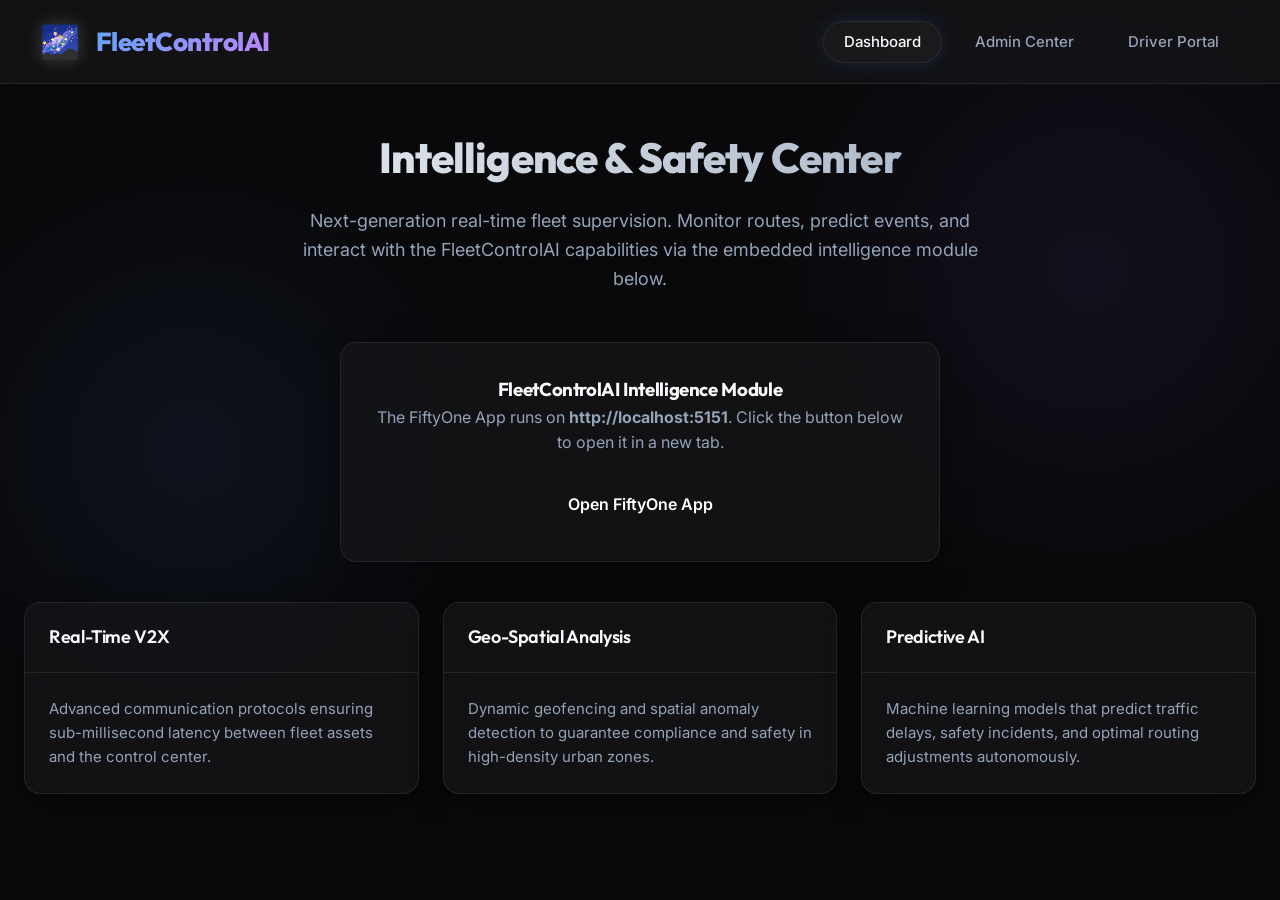
<file: src/index.html>
<!DOCTYPE html>
<html lang="en">
<head>
    <meta charset="UTF-8">
    <meta name="viewport" content="width=device-width, initial-scale=1.0">
    <title>FleetControlAI - Intelligence Dashboard</title>
    <link rel="stylesheet" href="css/style.css">
</head>
<body>
    <nav class="navbar">
        <div class="nav-brand">
            <span class="nav-logo">🌌</span>
            <h1>FleetControlAI</h1>
        </div>
        <div class="nav-links">
            <a href="index.html" class="nav-link active">Dashboard</a>
            <a href="admin.html" class="nav-link">Admin Center</a>
            <a href="driver.html" class="nav-link">Driver Portal</a>
        </div>
    </nav>

    <main class="dashboard">
        <section class="hero" style="animation: fadeInDown 0.8s ease-out;">
            <h2>Intelligence & Safety Center</h2>
            <p class="hero-desc">
                Next-generation real-time fleet supervision. Monitor routes, predict events, and interact with the FleetControlAI capabilities via the embedded intelligence module below.
            </p>
        </section>

        <!-- FiftyOne App Link -->
        <div class="fo-container" style="animation: fadeInUp 0.8s ease-out 0.2s both;">
            <div class="card" style="text-align: center; padding: 2rem;">
                <h3>FleetControlAI Intelligence Module</h3>
                <p style="color: var(--text-secondary); margin-bottom: 1.5rem;">The FiftyOne App runs on <strong>http://localhost:5151</strong>. Click the button below to open it in a new tab.</p>
                <a href="http://localhost:5151" target="_blank" class="btn btn-primary" style="display: inline-block; padding: 0.75rem 1.5rem; background: var(--primary); color: white; text-decoration: none; border-radius: 8px; font-weight: 600;">Open FiftyOne App</a>
            </div>
        </div>

        <section class="grid-3col" style="animation: fadeInUp 0.8s ease-out 0.4s both;">
            <div class="card">
                <div class="card-header">
                    <h3>Real-Time V2X</h3>
                </div>
                <div class="card-body">
                    <p style="color: var(--text-secondary); font-size: 15px;">Advanced communication protocols ensuring sub-millisecond latency between fleet assets and the control center.</p>
                </div>
            </div>

            <div class="card">
                <div class="card-header">
                    <h3>Geo-Spatial Analysis</h3>
                </div>
                <div class="card-body">
                    <p style="color: var(--text-secondary); font-size: 15px;">Dynamic geofencing and spatial anomaly detection to guarantee compliance and safety in high-density urban zones.</p>
                </div>
            </div>

            <div class="card">
                <div class="card-header">
                    <h3>Predictive AI</h3>
                </div>
                <div class="card-body">
                    <p style="color: var(--text-secondary); font-size: 15px;">Machine learning models that predict traffic delays, safety incidents, and optimal routing adjustments autonomously.</p>
                </div>
            </div>
        </section>
    </main>
</body>
</html>
</file>
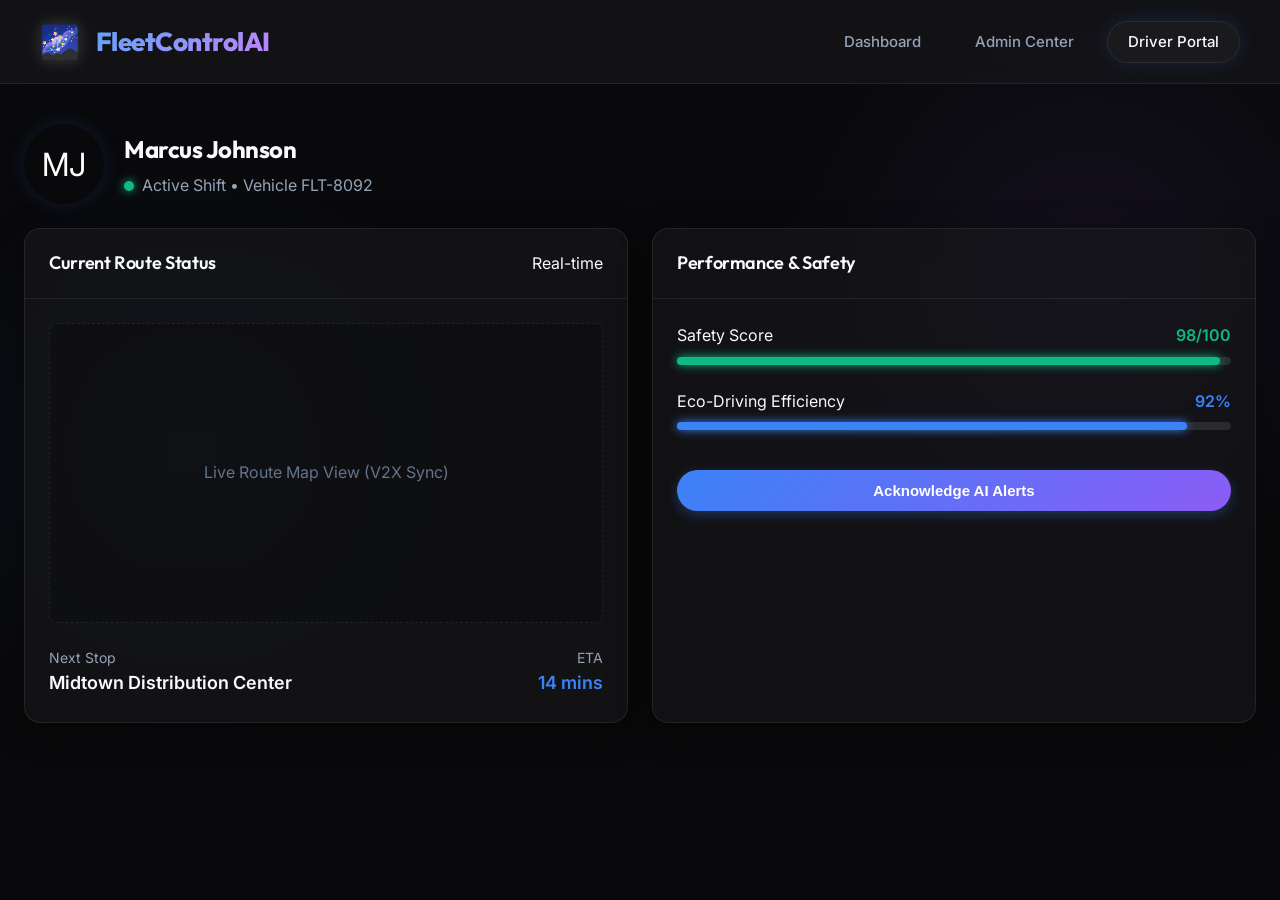
<file: src/driver.html>
<!DOCTYPE html>
<html lang="en">
<head>
    <meta charset="UTF-8">
    <meta name="viewport" content="width=device-width, initial-scale=1.0">
    <title>FleetControlAI - Driver Portal</title>
    <link rel="stylesheet" href="css/style.css">
    <style>
        .driver-profile {
            display: flex;
            align-items: center;
            gap: 20px;
            margin-bottom: 24px;
        }
        .driver-avatar {
            width: 80px;
            height: 80px;
            border-radius: 50%;
            background: linear-gradient(135deg, var(--accent-primary), var(--accent-purple));
            display: flex;
            align-items: center;
            justify-content: center;
            font-size: 32px;
            color: white;
            box-shadow: var(--shadow-glow);
        }
        .driver-info h2 {
            font-size: 24px;
            margin-bottom: 4px;
        }
        .driver-info p {
            color: var(--text-secondary);
        }
        .status-indicator {
            display: inline-block;
            width: 10px;
            height: 10px;
            border-radius: 50%;
            background: var(--accent-success);
            margin-right: 8px;
            box-shadow: 0 0 10px var(--accent-success);
        }
        
        .route-map-placeholder {
            height: 300px;
            border-radius: var(--radius-sm);
            background: rgba(0, 0, 0, 0.2);
            border: 1px dashed var(--border-light);
            display: flex;
            align-items: center;
            justify-content: center;
            color: var(--text-muted);
            margin-bottom: 24px;
        }
    </style>
</head>
<body>
    <nav class="navbar">
        <div class="nav-brand">
            <span class="nav-logo">🌌</span>
            <h1>FleetControlAI</h1>
        </div>
        <div class="nav-links">
            <a href="index.html" class="nav-link">Dashboard</a>
            <a href="admin.html" class="nav-link">Admin Center</a>
            <a href="driver.html" class="nav-link active">Driver Portal</a>
        </div>
    </nav>

    <main class="dashboard">
        <div class="driver-profile" style="animation: fadeInDown 0.6s ease-out;">
            <div class="driver-avatar">MJ</div>
            <div class="driver-info">
                <h2>Marcus Johnson</h2>
                <p><span class="status-indicator"></span>Active Shift • Vehicle FLT-8092</p>
            </div>
        </div>

        <div class="grid-2col" style="animation: fadeInUp 0.6s ease-out 0.1s both;">
            <div class="card">
                <div class="card-header">
                    <h3>Current Route Status</h3>
                    <span class="card-rubric">Real-time</span>
                </div>
                <div class="card-body">
                    <div class="route-map-placeholder">
                        Live Route Map View (V2X Sync)
                    </div>
                    <div style="display: flex; justify-content: space-between; align-items: center;">
                        <div>
                            <p style="color: var(--text-secondary); font-size: 14px;">Next Stop</p>
                            <p style="font-weight: 600; font-size: 18px;">Midtown Distribution Center</p>
                        </div>
                        <div style="text-align: right;">
                            <p style="color: var(--text-secondary); font-size: 14px;">ETA</p>
                            <p style="font-weight: 600; font-size: 18px; color: var(--accent-primary);">14 mins</p>
                        </div>
                    </div>
                </div>
            </div>

            <div class="card">
                <div class="card-header">
                    <h3>Performance & Safety</h3>
                </div>
                <div class="card-body">
                    <div style="margin-bottom: 24px;">
                        <div style="display: flex; justify-content: space-between; margin-bottom: 8px;">
                            <span>Safety Score</span>
                            <span style="color: var(--accent-success); font-weight: 600;">98/100</span>
                        </div>
                        <div style="width: 100%; height: 8px; background: rgba(255,255,255,0.1); border-radius: 4px;">
                            <div style="width: 98%; height: 100%; background: var(--accent-success); border-radius: 4px; box-shadow: 0 0 10px var(--accent-success);"></div>
                        </div>
                    </div>
                    
                    <div style="margin-bottom: 24px;">
                        <div style="display: flex; justify-content: space-between; margin-bottom: 8px;">
                            <span>Eco-Driving Efficiency</span>
                            <span style="color: var(--accent-primary); font-weight: 600;">92%</span>
                        </div>
                        <div style="width: 100%; height: 8px; background: rgba(255,255,255,0.1); border-radius: 4px;">
                            <div style="width: 92%; height: 100%; background: var(--accent-primary); border-radius: 4px; box-shadow: 0 0 10px var(--accent-primary);"></div>
                        </div>
                    </div>

                    <div style="margin-top: 40px; text-align: center;">
                        <button class="panel-btn" style="width: 100%;">Acknowledge AI Alerts</button>
                    </div>
                </div>
            </div>
        </div>
    </main>
</body>
</html>
</file>
<file: src/css/style.css>
@import url('https://fonts.googleapis.com/css2?family=Inter:wght@300;400;500;600;700&family=Outfit:wght@400;500;600;700;800&display=swap');

:root {
    --bg-base: #09090b;
    --bg-surface: rgba(24, 24, 27, 0.65);
    --bg-panel: rgba(39, 39, 42, 0.4);
    --text-primary: #f8fafc;
    --text-secondary: #94a3b8;
    --text-muted: #64748b;
    
    --accent-primary: #3b82f6;
    --accent-primary-glow: rgba(59, 130, 246, 0.5);
    --accent-secondary: #8b5cf6;
    --accent-success: #10b981;
    --accent-warning: #f59e0b;
    --accent-danger: #ef4444;
    
    --border-light: rgba(255, 255, 255, 0.08);
    --border-highlight: rgba(255, 255, 255, 0.15);
    
    --radius-sm: 8px;
    --radius-md: 16px;
    --radius-lg: 24px;
    --radius-full: 9999px;
    
    --shadow-glow: 0 0 20px rgba(59, 130, 246, 0.15);
    --shadow-glass: 0 8px 32px 0 rgba(0, 0, 0, 0.37);
    
    --transition-fast: 0.2s cubic-bezier(0.4, 0, 0.2, 1);
    --transition-smooth: 0.4s cubic-bezier(0.4, 0, 0.2, 1);
}

* { margin: 0; padding: 0; box-sizing: border-box; }

body {
    font-family: 'Inter', sans-serif;
    background-color: var(--bg-base);
    background-image: 
        radial-gradient(circle at 15% 50%, rgba(59, 130, 246, 0.08), transparent 25%),
        radial-gradient(circle at 85% 30%, rgba(139, 92, 246, 0.08), transparent 25%);
    color: var(--text-primary);
    line-height: 1.6;
    min-height: 100vh;
    overflow-x: hidden;
}

h1, h2, h3, h4, h5, h6 {
    font-family: 'Outfit', sans-serif;
    letter-spacing: -0.02em;
}

.navbar {
    background: var(--bg-surface);
    backdrop-filter: blur(12px);
    -webkit-backdrop-filter: blur(12px);
    border-bottom: 1px solid var(--border-light);
    padding: 16px 40px;
    display: flex;
    align-items: center;
    justify-content: space-between;
    position: sticky;
    top: 0;
    z-index: 100;
}

.nav-brand {
    display: flex;
    align-items: center;
    gap: 16px;
}

.nav-logo { 
    font-size: 32px; 
    filter: drop-shadow(0 0 8px rgba(255,255,255,0.2));
}

.nav-brand h1 {
    font-size: 26px;
    font-weight: 800;
    background: linear-gradient(135deg, #60a5fa, #c084fc);
    -webkit-background-clip: text;
    -webkit-text-fill-color: transparent;
}

.nav-links {
    display: flex;
    gap: 12px;
}

.nav-link {
    color: var(--text-secondary);
    text-decoration: none;
    font-weight: 500;
    padding: 8px 20px;
    border-radius: var(--radius-full);
    transition: var(--transition-fast);
    font-size: 15px;
    border: 1px solid transparent;
}

.nav-link:hover {
    color: var(--text-primary);
    background: rgba(255, 255, 255, 0.05);
}

.nav-link.active {
    color: var(--text-primary);
    background: var(--bg-panel);
    border-color: var(--border-light);
    box-shadow: var(--shadow-glow);
}

.dashboard {
    max-width: 1400px;
    margin: 0 auto;
    padding: 40px 24px;
}

.hero {
    text-align: center;
    margin-bottom: 48px;
    animation: fadeInDown 0.8s ease-out;
}

.hero h2 {
    font-size: 42px;
    font-weight: 800;
    margin-bottom: 16px;
    background: linear-gradient(to right, #f8fafc, #94a3b8);
    -webkit-background-clip: text;
    -webkit-text-fill-color: transparent;
}

.hero-desc {
    color: var(--text-secondary);
    font-size: 18px;
    max-width: 700px;
    margin: 0 auto 32px;
}

/* Glassmorphism Cards */
.card {
    background: var(--bg-surface);
    backdrop-filter: blur(16px);
    -webkit-backdrop-filter: blur(16px);
    border: 1px solid var(--border-light);
    border-radius: var(--radius-md);
    overflow: hidden;
    transition: var(--transition-smooth);
    box-shadow: var(--shadow-glass);
    display: flex;
    flex-direction: column;
}

.card:hover { 
    border-color: var(--border-highlight); 
    transform: translateY(-4px);
    box-shadow: 0 12px 40px 0 rgba(0, 0, 0, 0.45), 0 0 20px rgba(59, 130, 246, 0.1);
}

.card-header {
    padding: 20px 24px;
    border-bottom: 1px solid var(--border-light);
    display: flex;
    align-items: center;
    justify-content: space-between;
}

.card-header h3 {
    font-size: 18px;
    font-weight: 600;
}

.card-body {
    padding: 24px;
    flex-grow: 1;
}

/* FiftyOne Link Container */
.fo-container {
    width: 100%;
    max-width: 600px;
    margin: 0 auto 40px;
    padding: 0;
    background: transparent;
    border: none;
    box-shadow: none;
}

.fo-iframe {
    width: 100%;
    height: 100%;
    border: none;
}

/* Grids */
.grid-2col {
    display: grid;
    grid-template-columns: repeat(auto-fit, minmax(400px, 1fr));
    gap: 24px;
    margin-bottom: 24px;
}

.grid-3col {
    display: grid;
    grid-template-columns: repeat(auto-fit, minmax(300px, 1fr));
    gap: 24px;
    margin-bottom: 24px;
}

/* Animations */
@keyframes fadeInDown {
    from { opacity: 0; transform: translateY(-20px); }
    to { opacity: 1; transform: translateY(0); }
}

@keyframes fadeInUp {
    from { opacity: 0; transform: translateY(20px); }
    to { opacity: 1; transform: translateY(0); }
}

@keyframes pulse-glow {
    0% { box-shadow: 0 0 0 0 rgba(59, 130, 246, 0.4); }
    70% { box-shadow: 0 0 0 10px rgba(59, 130, 246, 0); }
    100% { box-shadow: 0 0 0 0 rgba(59, 130, 246, 0); }
}

/* Stats */
.stat-item {
    padding: 16px;
    border-radius: var(--radius-sm);
    background: rgba(255, 255, 255, 0.02);
    border: 1px solid var(--border-light);
    display: flex;
    flex-direction: column;
    gap: 8px;
}

.stat-value {
    font-size: 32px;
    font-weight: 800;
    font-family: 'Outfit', sans-serif;
    color: var(--accent-primary);
}

.stat-label {
    font-size: 14px;
    color: var(--text-secondary);
    text-transform: uppercase;
    letter-spacing: 0.05em;
}

/* Specific elements for Admin and Driver panels */
.panel-btn {
    background: linear-gradient(135deg, var(--accent-primary), var(--accent-secondary));
    color: white;
    border: none;
    padding: 12px 24px;
    border-radius: var(--radius-full);
    font-weight: 600;
    font-size: 15px;
    cursor: pointer;
    transition: var(--transition-fast);
    box-shadow: 0 4px 12px rgba(59, 130, 246, 0.3);
}

.panel-btn:hover {
    transform: translateY(-2px);
    box-shadow: 0 6px 16px rgba(59, 130, 246, 0.4);
}

/* Custom Scrollbar */
::-webkit-scrollbar {
    width: 8px;
    height: 8px;
}
::-webkit-scrollbar-track {
    background: var(--bg-base);
}
::-webkit-scrollbar-thumb {
    background: var(--border-light);
    border-radius: 4px;
}
::-webkit-scrollbar-thumb:hover {
    background: var(--border-highlight);
}
</file>
